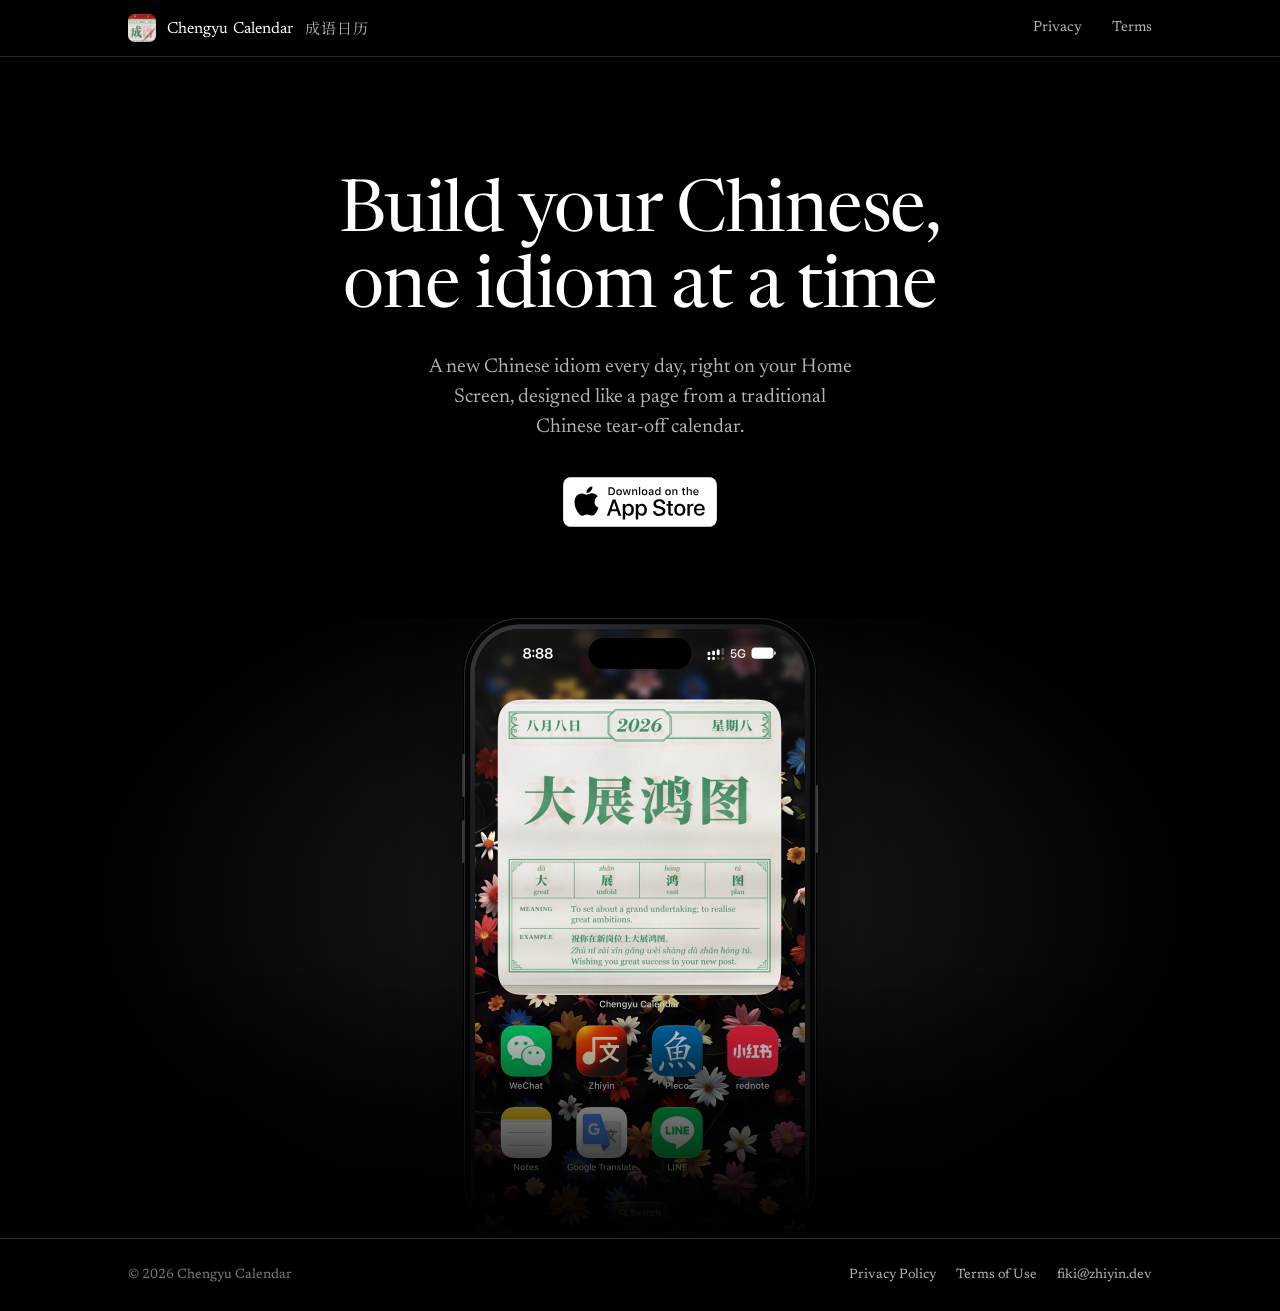
<file: index.html>
<!doctype html>
<html lang="en">
<head>
<meta charset="utf-8">
<meta name="viewport" content="width=device-width,initial-scale=1,viewport-fit=cover">
<title>Chengyu Calendar</title>
<meta name="description" content="Build your Chinese, one idiom at a time. A new Chinese idiom every day, right on your iPhone’s Home Screen.">
<meta name="theme-color" content="#000000">
<link rel="canonical" href="https://chengyucalendar.com/">
<meta property="og:type" content="website">
<meta property="og:site_name" content="Chengyu Calendar">
<meta property="og:title" content="Chengyu Calendar">
<meta property="og:description" content="Build your Chinese, one idiom at a time. A new Chinese idiom every day, right on your iPhone’s Home Screen.">
<meta property="og:url" content="https://chengyucalendar.com/">
<meta property="og:image" content="https://chengyucalendar.com/assets/og.png">
<meta property="og:image:width" content="1200">
<meta property="og:image:height" content="630">
<meta name="twitter:card" content="summary_large_image">
<meta name="apple-itunes-app" content="app-id=6813331921">
<link rel="icon" type="image/png" href="assets/icon-64.png">
<link rel="apple-touch-icon" href="assets/icon-180.png">
<link rel="preconnect" href="https://fonts.googleapis.com">
<link rel="preconnect" href="https://fonts.gstatic.com" crossorigin>
<link rel="stylesheet" href="https://fonts.googleapis.com/css2?family=Newsreader:opsz,wght@6..72,400;6..72,600&family=Noto+Serif+SC:wght@400&display=swap">
<link rel="stylesheet" href="assets/site.css">
</head>
<body>
<header class="nav">
  <div class="wrap">
    <a class="brand" href="./" aria-label="Chengyu Calendar, home">
      <img src="assets/icon-64.png" alt="" width="28" height="28">
      <span class="name">Chengyu Calendar</span><span class="han" lang="zh-Hans">成语日历</span>
    </a>
    <nav aria-label="Legal">
      <a href="privacy/">Privacy</a>
      <a href="terms/">Terms</a>
    </nav>
  </div>
</header>
<main class="hero">
  <div class="wrap">
    <h1>Build your Chinese, one idiom at a time</h1>
    <p class="sub">A new Chinese idiom every day, right on your Home Screen, designed like a page from a traditional Chinese tear-off calendar.</p>
    <a class="badge" href="https://apps.apple.com/app/id6813331921"><img src="assets/badge-white.svg" alt="Download on the App Store" width="156" height="52"></a>
  </div>
  <div class="stage">
    <div class="phone"><div class="screen island"><img src="assets/home.webp" alt="An iPhone Home Screen with the Chengyu Calendar widget showing today’s page: 大展鸿图, dà zhǎn hóng tú, to set about a grand undertaking" width="1320" height="2868" fetchpriority="high"></div></div>
  </div>
</main>
<footer>
  <div class="wrap">
    <span>© 2026 Chengyu Calendar</span>
    <span class="links"><a href="privacy/">Privacy Policy</a><a href="terms/">Terms of Use</a><a href="mailto:fiki@zhiyin.dev">fiki@zhiyin.dev</a></span>
  </div>
</footer>
</body>
</html>
</file>
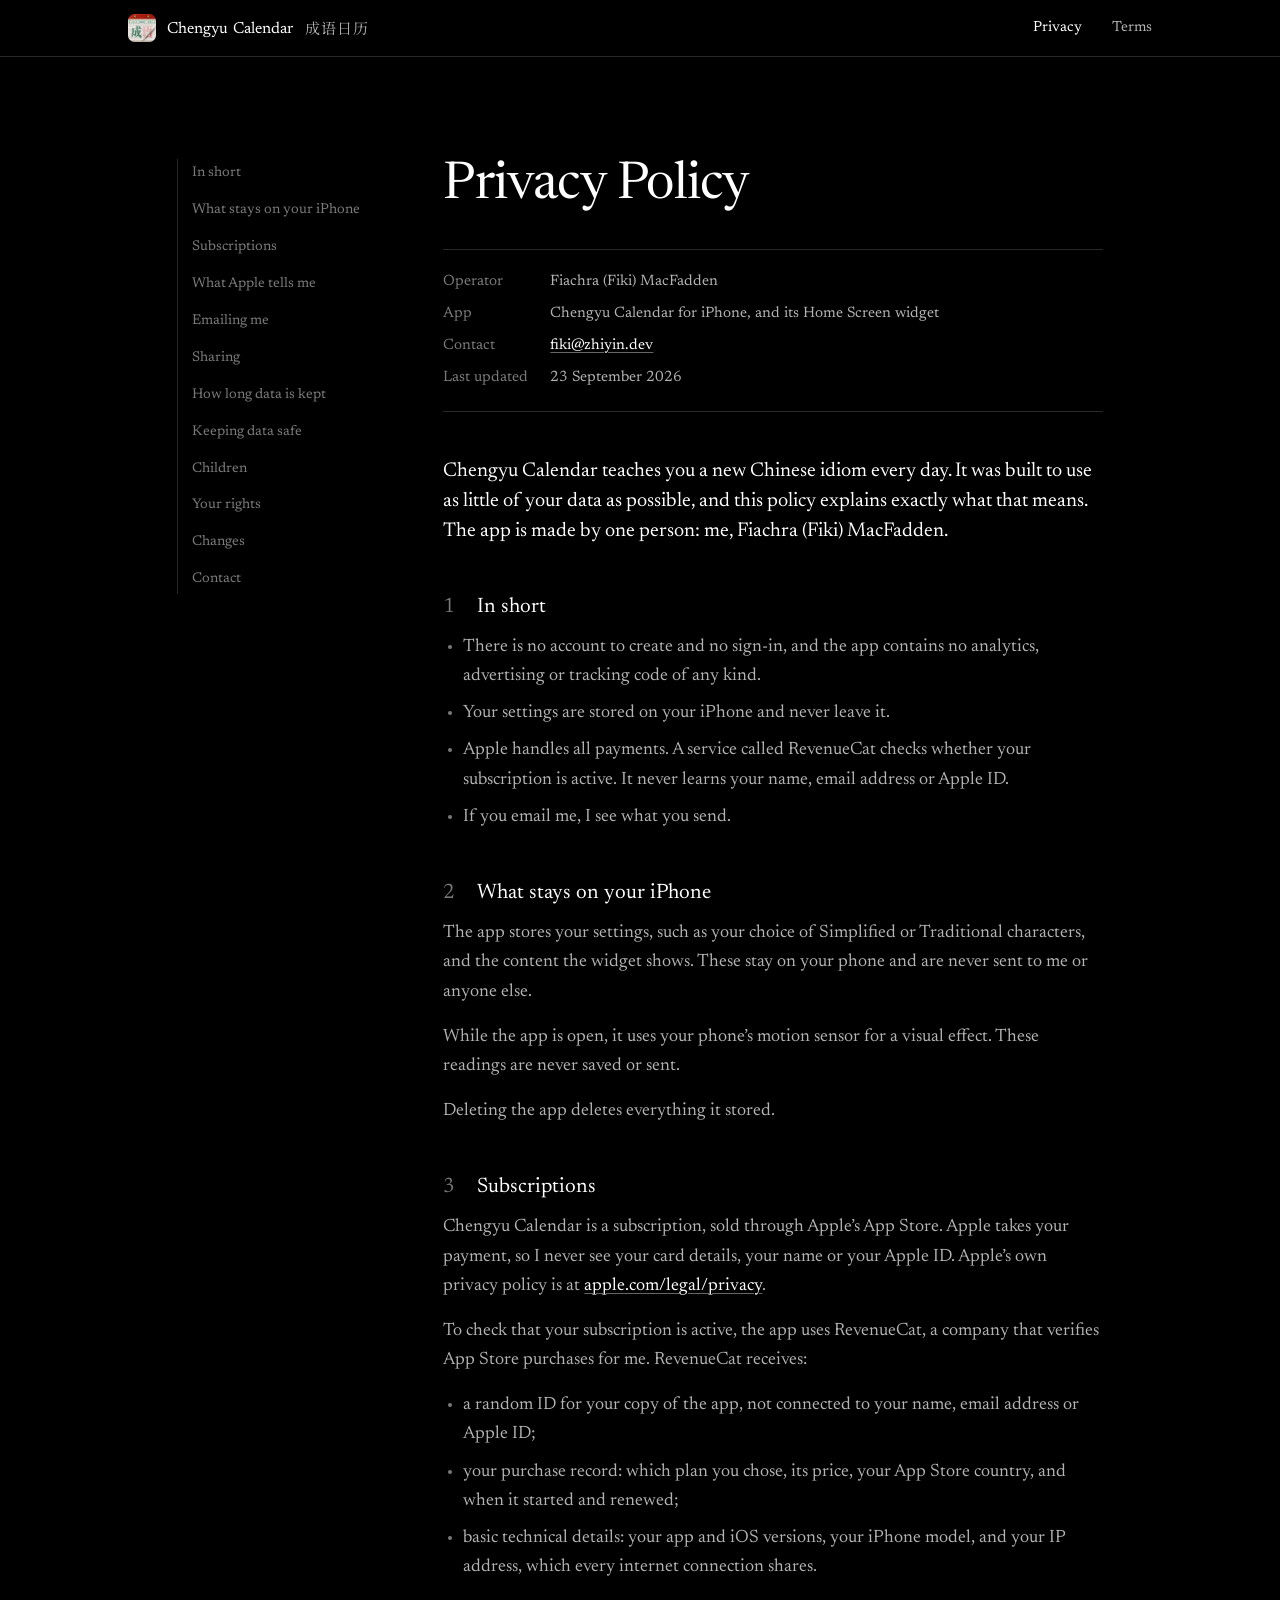
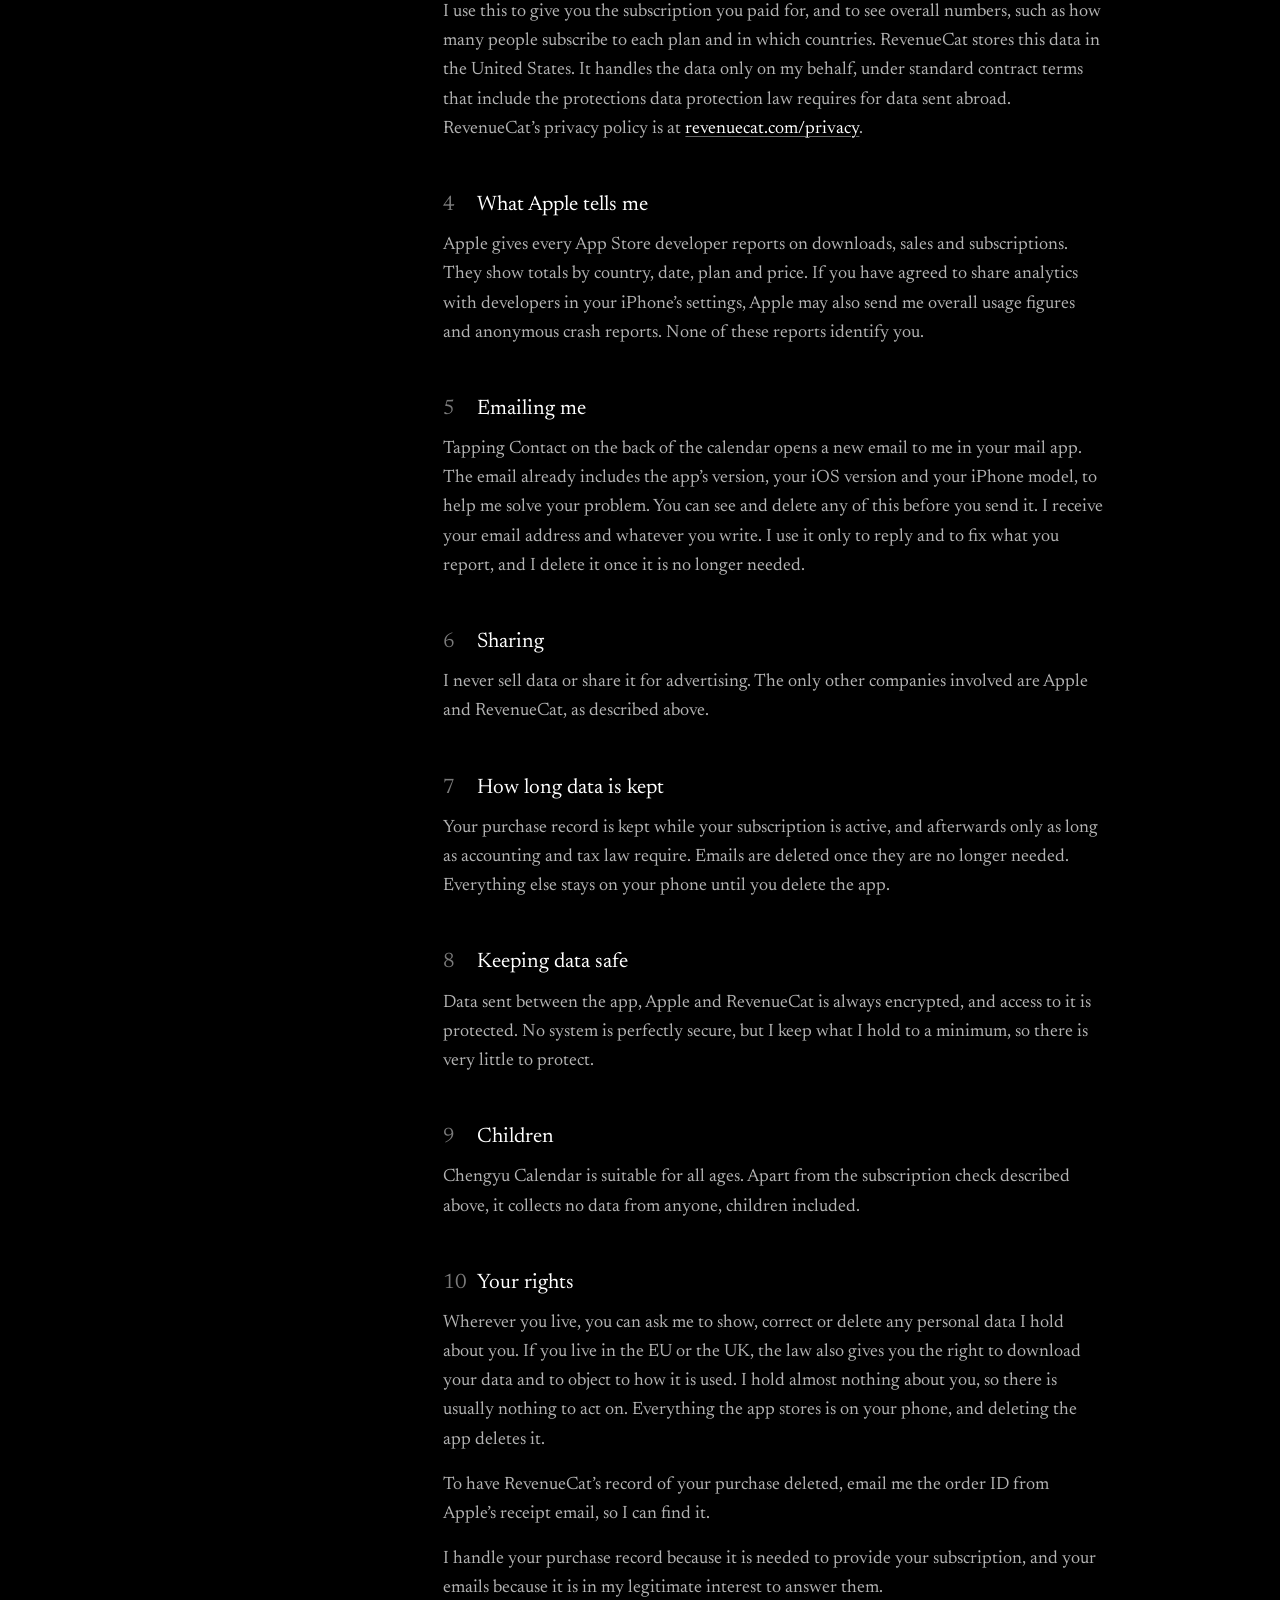
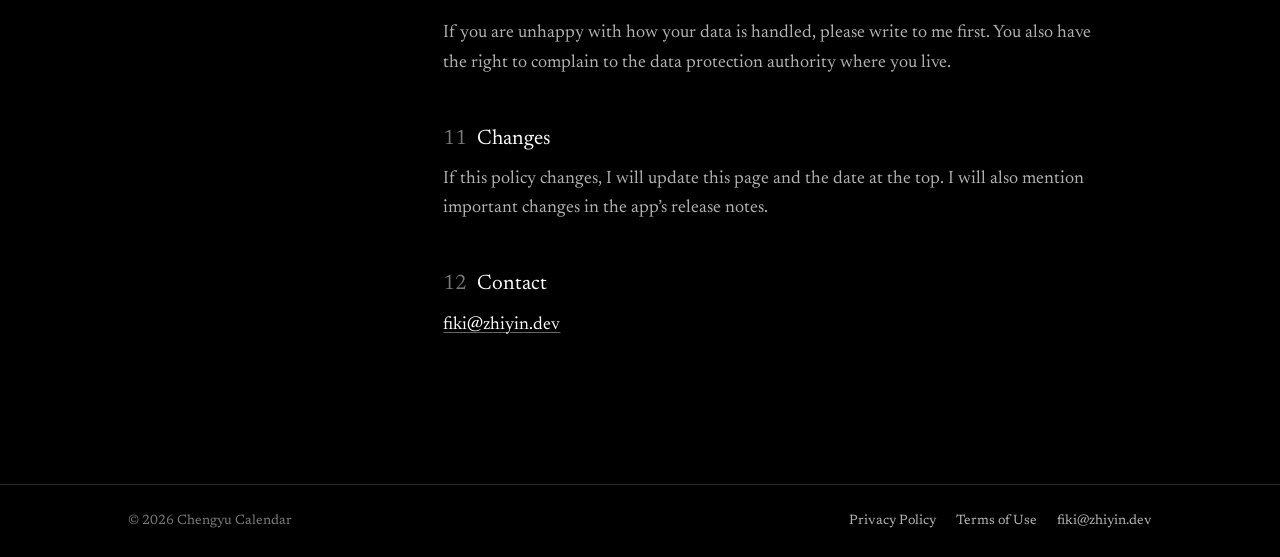
<file: privacy/index.html>
<!doctype html>
<html lang="en">
<head>
<meta charset="utf-8">
<meta name="viewport" content="width=device-width,initial-scale=1,viewport-fit=cover">
<title>Privacy Policy · Chengyu Calendar</title>
<meta name="description" content="How Chengyu Calendar handles your data: no account, no analytics, no ads, no tracking.">
<meta name="theme-color" content="#000000">
<link rel="canonical" href="https://chengyucalendar.com/privacy/">
<meta property="og:type" content="website">
<meta property="og:site_name" content="Chengyu Calendar">
<meta property="og:title" content="Privacy Policy · Chengyu Calendar">
<meta property="og:description" content="How Chengyu Calendar handles your data: no account, no analytics, no ads, no tracking.">
<meta property="og:url" content="https://chengyucalendar.com/privacy/">
<meta property="og:image" content="https://chengyucalendar.com/assets/og.png">
<meta property="og:image:width" content="1200">
<meta property="og:image:height" content="630">
<meta name="twitter:card" content="summary_large_image">
<meta name="apple-itunes-app" content="app-id=6813331921">
<link rel="icon" type="image/png" href="../assets/icon-64.png">
<link rel="apple-touch-icon" href="../assets/icon-180.png">
<link rel="preconnect" href="https://fonts.googleapis.com">
<link rel="preconnect" href="https://fonts.gstatic.com" crossorigin>
<link rel="stylesheet" href="https://fonts.googleapis.com/css2?family=Newsreader:opsz,wght@6..72,400;6..72,600&family=Noto+Serif+SC:wght@400&display=swap">
<link rel="stylesheet" href="../assets/site.css">
</head>
<body>
<header class="nav">
  <div class="wrap">
    <a class="brand" href="../" aria-label="Chengyu Calendar, home">
      <img src="../assets/icon-64.png" alt="" width="28" height="28">
      <span class="name">Chengyu Calendar</span><span class="han" lang="zh-Hans">成语日历</span>
    </a>
    <nav aria-label="Legal">
      <a href="../privacy/" aria-current="page">Privacy</a>
      <a href="../terms/">Terms</a>
    </nav>
  </div>
</header>
<main class="wrap legal">
  <aside>
    <ol aria-label="Sections"><li><a href="#s1">In short</a></li><li><a href="#s2">What stays on your iPhone</a></li><li><a href="#s3">Subscriptions</a></li><li><a href="#s4">What Apple tells me</a></li><li><a href="#s5">Emailing me</a></li><li><a href="#s6">Sharing</a></li><li><a href="#s7">How long data is kept</a></li><li><a href="#s8">Keeping data safe</a></li><li><a href="#s9">Children</a></li><li><a href="#s10">Your rights</a></li><li><a href="#s11">Changes</a></li><li><a href="#s12">Contact</a></li></ol>
  </aside>
  <article>
    <h1>Privacy Policy</h1>
<dl class="meta"><dt>Operator</dt><dd>Fiachra (Fiki) MacFadden</dd><dt>App</dt><dd>Chengyu Calendar for iPhone, and its Home Screen widget</dd><dt>Contact</dt><dd><a href="mailto:fiki@zhiyin.dev">fiki@zhiyin.dev</a></dd><dt>Last updated</dt><dd>23 September 2026</dd></dl>
<p>Chengyu Calendar teaches you a new Chinese idiom every day. It was built to use as little of your data as possible, and this policy explains exactly what that means. The app is made by one person: me, Fiachra (Fiki) MacFadden.</p>
<h2 id="s1"><span class="n">1</span>In short</h2>
<ul>
<li>There is no account to create and no sign-in, and the app contains no analytics, advertising or tracking code of any kind.</li>
<li>Your settings are stored on your iPhone and never leave it.</li>
<li>Apple handles all payments. A service called RevenueCat checks whether your subscription is active. It never learns your name, email address or Apple ID.</li>
<li>If you email me, I see what you send.</li>
</ul>
<h2 id="s2"><span class="n">2</span>What stays on your iPhone</h2>
<p>The app stores your settings, such as your choice of Simplified or Traditional characters, and the content the widget shows. These stay on your phone and are never sent to me or anyone else.</p>
<p>While the app is open, it uses your phone’s motion sensor for a visual effect. These readings are never saved or sent.</p>
<p>Deleting the app deletes everything it stored.</p>
<h2 id="s3"><span class="n">3</span>Subscriptions</h2>
<p>Chengyu Calendar is a subscription, sold through Apple’s App Store. Apple takes your payment, so I never see your card details, your name or your Apple ID. Apple’s own privacy policy is at <a href="https://apple.com/legal/privacy">apple.com/legal/privacy</a>.</p>
<p>To check that your subscription is active, the app uses RevenueCat, a company that verifies App Store purchases for me. RevenueCat receives:</p>
<ul>
<li>a random ID for your copy of the app, not connected to your name, email address or Apple ID;</li>
<li>your purchase record: which plan you chose, its price, your App Store country, and when it started and renewed;</li>
<li>basic technical details: your app and iOS versions, your iPhone model, and your IP address, which every internet connection shares.</li>
</ul>
<p>I use this to give you the subscription you paid for, and to see overall numbers, such as how many people subscribe to each plan and in which countries. RevenueCat stores this data in the United States. It handles the data only on my behalf, under standard contract terms that include the protections data protection law requires for data sent abroad. RevenueCat’s privacy policy is at <a href="https://revenuecat.com/privacy">revenuecat.com/privacy</a>.</p>
<h2 id="s4"><span class="n">4</span>What Apple tells me</h2>
<p>Apple gives every App Store developer reports on downloads, sales and subscriptions. They show totals by country, date, plan and price. If you have agreed to share analytics with developers in your iPhone’s settings, Apple may also send me overall usage figures and anonymous crash reports. None of these reports identify you.</p>
<h2 id="s5"><span class="n">5</span>Emailing me</h2>
<p>Tapping Contact on the back of the calendar opens a new email to me in your mail app. The email already includes the app’s version, your iOS version and your iPhone model, to help me solve your problem. You can see and delete any of this before you send it. I receive your email address and whatever you write. I use it only to reply and to fix what you report, and I delete it once it is no longer needed.</p>
<h2 id="s6"><span class="n">6</span>Sharing</h2>
<p>I never sell data or share it for advertising. The only other companies involved are Apple and RevenueCat, as described above.</p>
<h2 id="s7"><span class="n">7</span>How long data is kept</h2>
<p>Your purchase record is kept while your subscription is active, and afterwards only as long as accounting and tax law require. Emails are deleted once they are no longer needed. Everything else stays on your phone until you delete the app.</p>
<h2 id="s8"><span class="n">8</span>Keeping data safe</h2>
<p>Data sent between the app, Apple and RevenueCat is always encrypted, and access to it is protected. No system is perfectly secure, but I keep what I hold to a minimum, so there is very little to protect.</p>
<h2 id="s9"><span class="n">9</span>Children</h2>
<p>Chengyu Calendar is suitable for all ages. Apart from the subscription check described above, it collects no data from anyone, children included.</p>
<h2 id="s10"><span class="n">10</span>Your rights</h2>
<p>Wherever you live, you can ask me to show, correct or delete any personal data I hold about you. If you live in the EU or the UK, the law also gives you the right to download your data and to object to how it is used. I hold almost nothing about you, so there is usually nothing to act on. Everything the app stores is on your phone, and deleting the app deletes it.</p>
<p>To have RevenueCat’s record of your purchase deleted, email me the order ID from Apple’s receipt email, so I can find it.</p>
<p>I handle your purchase record because it is needed to provide your subscription, and your emails because it is in my legitimate interest to answer them.</p>
<p>If you are unhappy with how your data is handled, please write to me first. You also have the right to complain to the data protection authority where you live.</p>
<h2 id="s11"><span class="n">11</span>Changes</h2>
<p>If this policy changes, I will update this page and the date at the top. I will also mention important changes in the app’s release notes.</p>
<h2 id="s12"><span class="n">12</span>Contact</h2>
<p><a href="mailto:fiki@zhiyin.dev">fiki@zhiyin.dev</a></p>
  </article>
</main>
<footer>
  <div class="wrap">
    <span>© 2026 Chengyu Calendar</span>
    <span class="links"><a href="../privacy/">Privacy Policy</a><a href="../terms/">Terms of Use</a><a href="mailto:fiki@zhiyin.dev">fiki@zhiyin.dev</a></span>
  </div>
</footer>
</body>
</html>
</file>
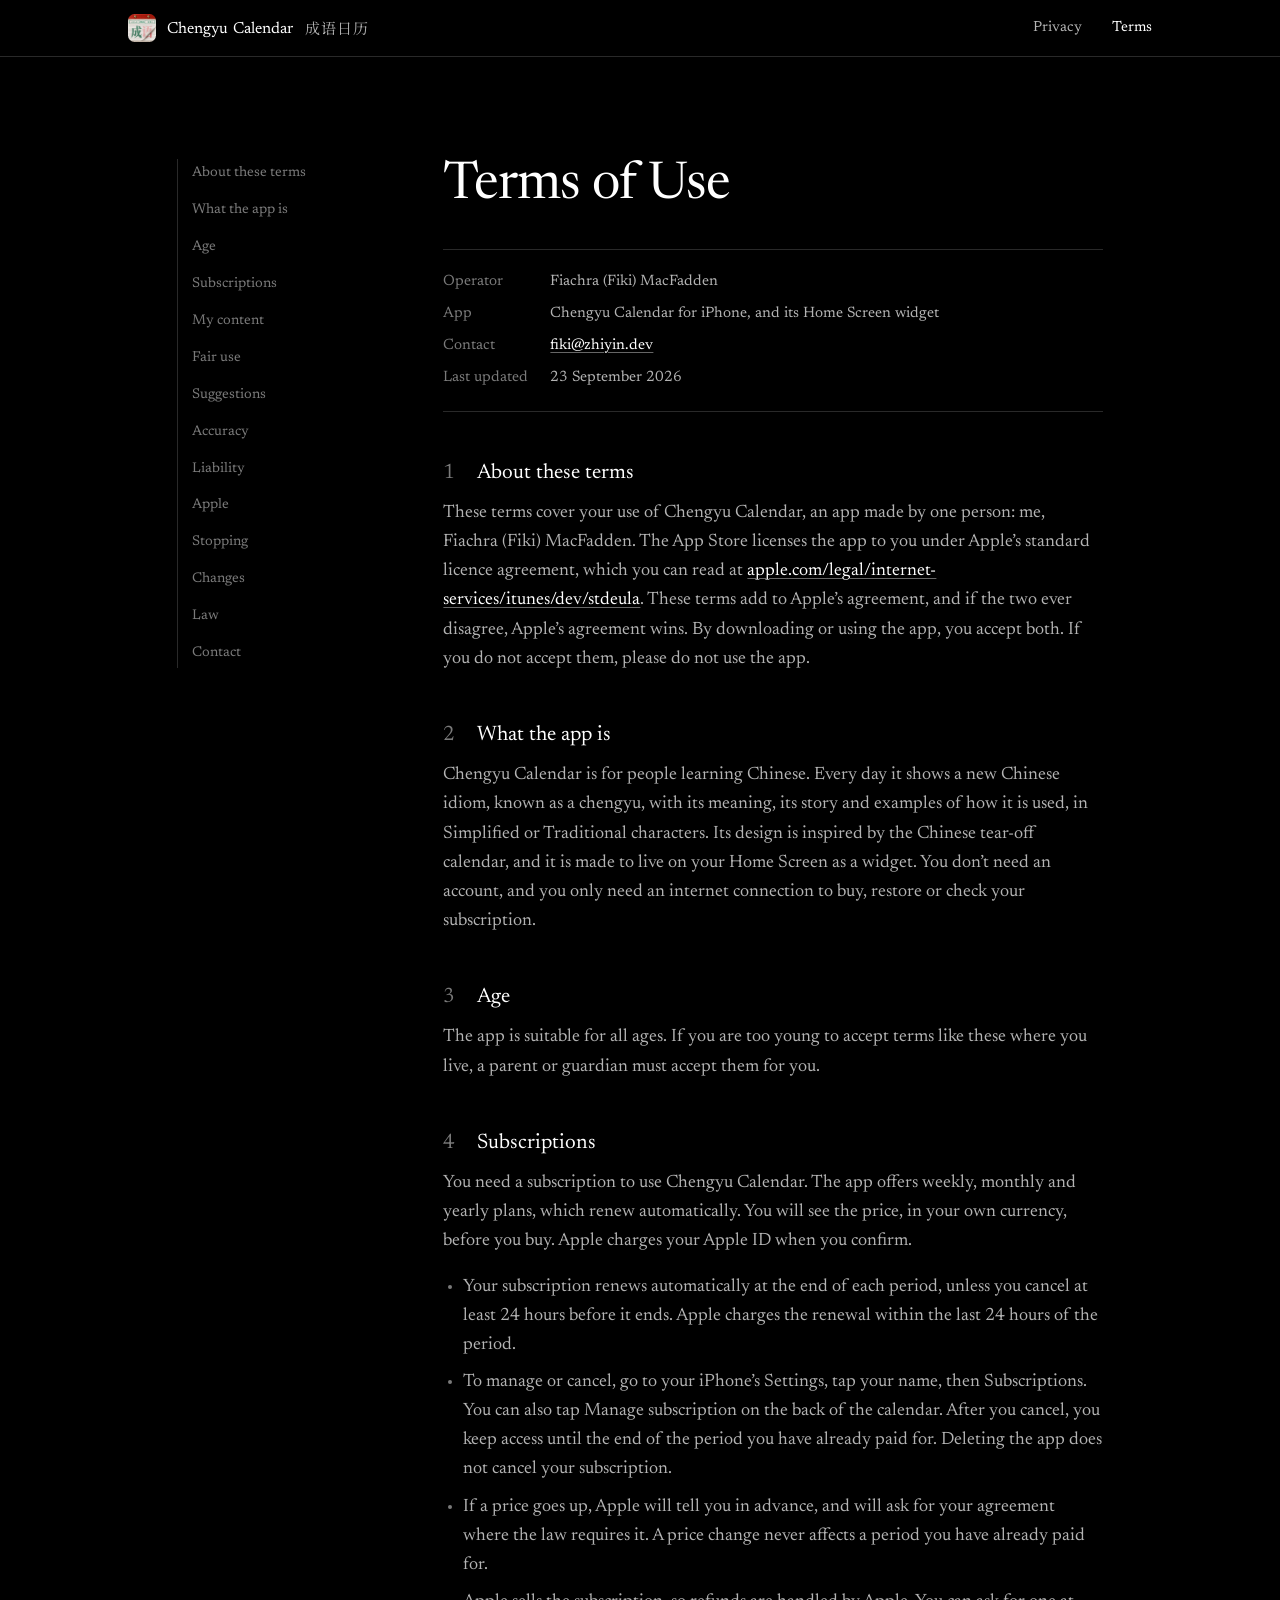
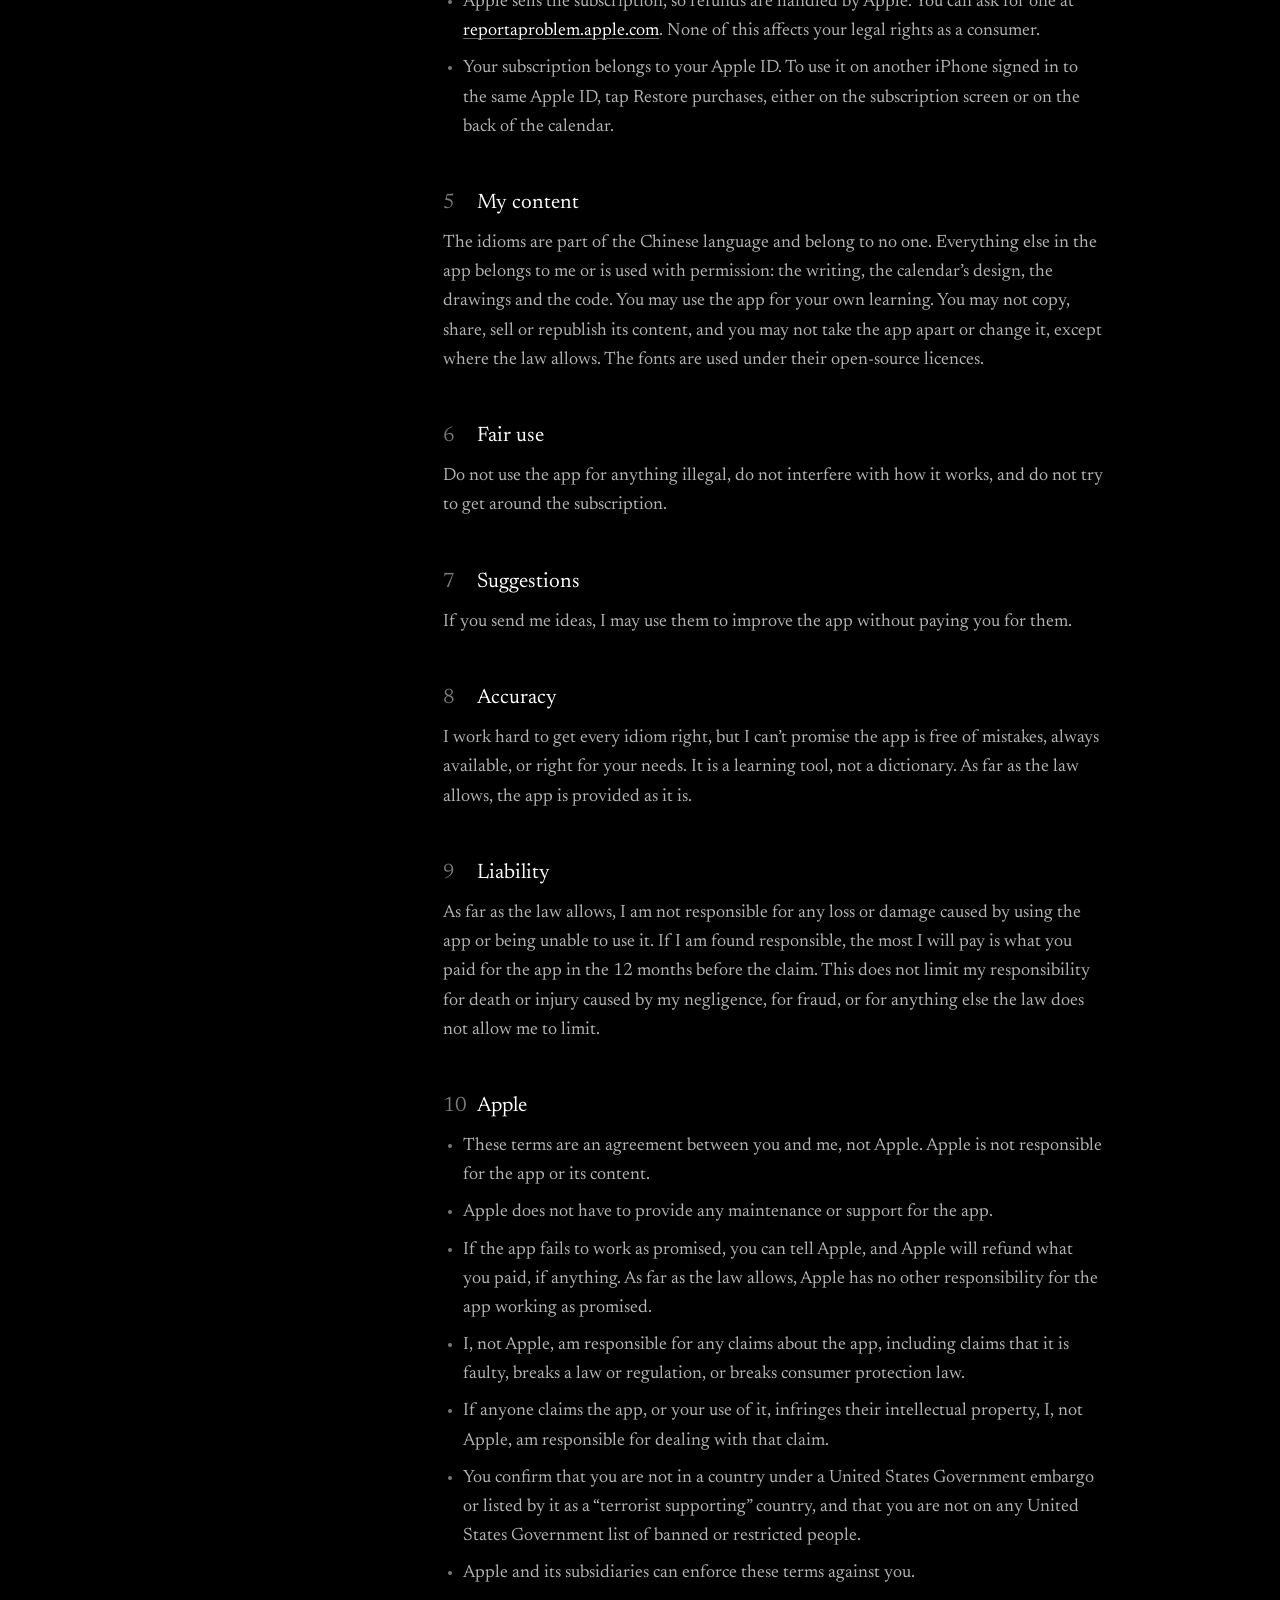
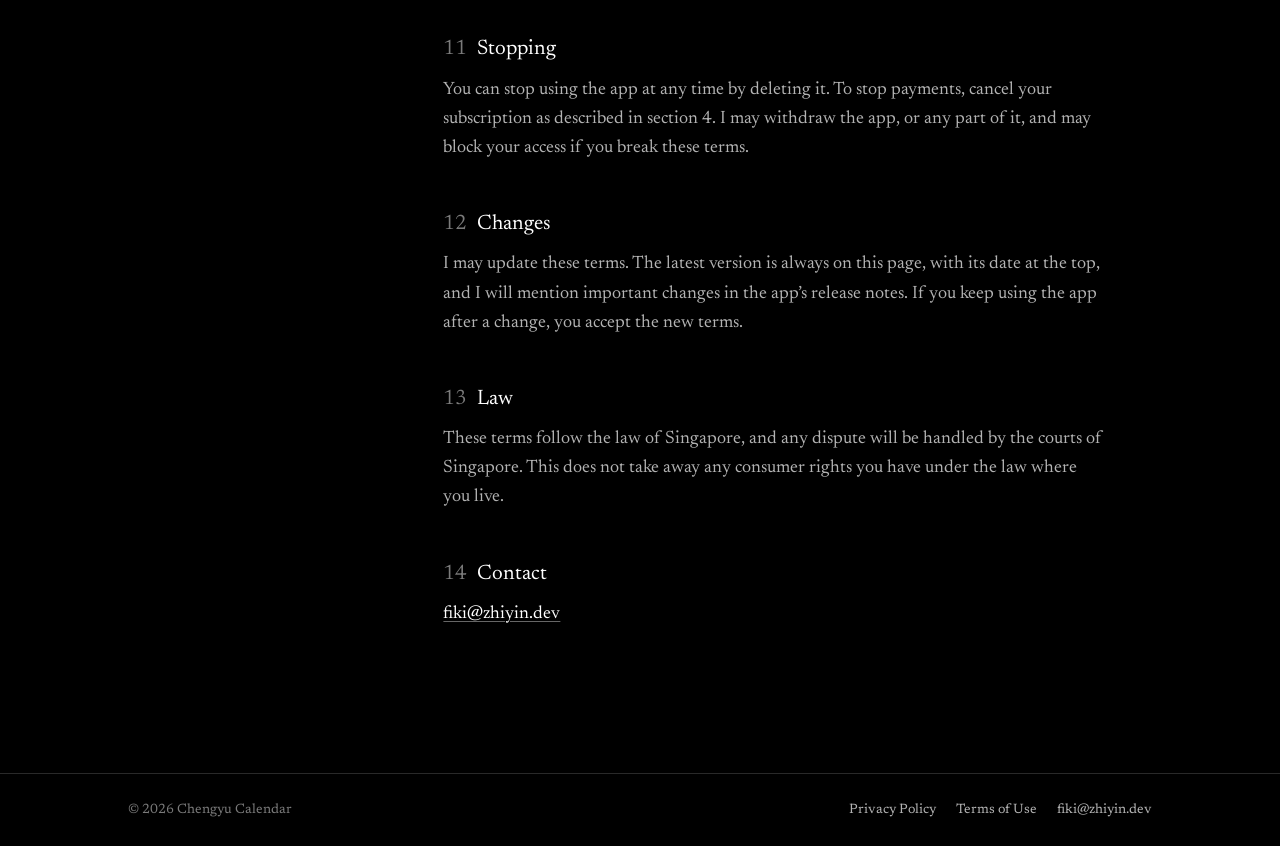
<file: terms/index.html>
<!doctype html>
<html lang="en">
<head>
<meta charset="utf-8">
<meta name="viewport" content="width=device-width,initial-scale=1,viewport-fit=cover">
<title>Terms of Use · Chengyu Calendar</title>
<meta name="description" content="The terms of use for Chengyu Calendar for iPhone, including its subscriptions.">
<meta name="theme-color" content="#000000">
<link rel="canonical" href="https://chengyucalendar.com/terms/">
<meta property="og:type" content="website">
<meta property="og:site_name" content="Chengyu Calendar">
<meta property="og:title" content="Terms of Use · Chengyu Calendar">
<meta property="og:description" content="The terms of use for Chengyu Calendar for iPhone, including its subscriptions.">
<meta property="og:url" content="https://chengyucalendar.com/terms/">
<meta property="og:image" content="https://chengyucalendar.com/assets/og.png">
<meta property="og:image:width" content="1200">
<meta property="og:image:height" content="630">
<meta name="twitter:card" content="summary_large_image">
<meta name="apple-itunes-app" content="app-id=6813331921">
<link rel="icon" type="image/png" href="../assets/icon-64.png">
<link rel="apple-touch-icon" href="../assets/icon-180.png">
<link rel="preconnect" href="https://fonts.googleapis.com">
<link rel="preconnect" href="https://fonts.gstatic.com" crossorigin>
<link rel="stylesheet" href="https://fonts.googleapis.com/css2?family=Newsreader:opsz,wght@6..72,400;6..72,600&family=Noto+Serif+SC:wght@400&display=swap">
<link rel="stylesheet" href="../assets/site.css">
</head>
<body>
<header class="nav">
  <div class="wrap">
    <a class="brand" href="../" aria-label="Chengyu Calendar, home">
      <img src="../assets/icon-64.png" alt="" width="28" height="28">
      <span class="name">Chengyu Calendar</span><span class="han" lang="zh-Hans">成语日历</span>
    </a>
    <nav aria-label="Legal">
      <a href="../privacy/">Privacy</a>
      <a href="../terms/" aria-current="page">Terms</a>
    </nav>
  </div>
</header>
<main class="wrap legal">
  <aside>
    <ol aria-label="Sections"><li><a href="#s1">About these terms</a></li><li><a href="#s2">What the app is</a></li><li><a href="#s3">Age</a></li><li><a href="#s4">Subscriptions</a></li><li><a href="#s5">My content</a></li><li><a href="#s6">Fair use</a></li><li><a href="#s7">Suggestions</a></li><li><a href="#s8">Accuracy</a></li><li><a href="#s9">Liability</a></li><li><a href="#s10">Apple</a></li><li><a href="#s11">Stopping</a></li><li><a href="#s12">Changes</a></li><li><a href="#s13">Law</a></li><li><a href="#s14">Contact</a></li></ol>
  </aside>
  <article>
    <h1>Terms of Use</h1>
<dl class="meta"><dt>Operator</dt><dd>Fiachra (Fiki) MacFadden</dd><dt>App</dt><dd>Chengyu Calendar for iPhone, and its Home Screen widget</dd><dt>Contact</dt><dd><a href="mailto:fiki@zhiyin.dev">fiki@zhiyin.dev</a></dd><dt>Last updated</dt><dd>23 September 2026</dd></dl>
<h2 id="s1"><span class="n">1</span>About these terms</h2>
<p>These terms cover your use of Chengyu Calendar, an app made by one person: me, Fiachra (Fiki) MacFadden. The App Store licenses the app to you under Apple’s standard licence agreement, which you can read at <a href="https://apple.com/legal/internet-services/itunes/dev/stdeula">apple.com/legal/internet-services/itunes/dev/stdeula</a>. These terms add to Apple’s agreement, and if the two ever disagree, Apple’s agreement wins. By downloading or using the app, you accept both. If you do not accept them, please do not use the app.</p>
<h2 id="s2"><span class="n">2</span>What the app is</h2>
<p>Chengyu Calendar is for people learning Chinese. Every day it shows a new Chinese idiom, known as a chengyu, with its meaning, its story and examples of how it is used, in Simplified or Traditional characters. Its design is inspired by the Chinese tear-off calendar, and it is made to live on your Home Screen as a widget. You don’t need an account, and you only need an internet connection to buy, restore or check your subscription.</p>
<h2 id="s3"><span class="n">3</span>Age</h2>
<p>The app is suitable for all ages. If you are too young to accept terms like these where you live, a parent or guardian must accept them for you.</p>
<h2 id="s4"><span class="n">4</span>Subscriptions</h2>
<p>You need a subscription to use Chengyu Calendar. The app offers weekly, monthly and yearly plans, which renew automatically. You will see the price, in your own currency, before you buy. Apple charges your Apple ID when you confirm.</p>
<ul>
<li>Your subscription renews automatically at the end of each period, unless you cancel at least 24 hours before it ends. Apple charges the renewal within the last 24 hours of the period.</li>
<li>To manage or cancel, go to your iPhone’s Settings, tap your name, then Subscriptions. You can also tap Manage subscription on the back of the calendar. After you cancel, you keep access until the end of the period you have already paid for. Deleting the app does not cancel your subscription.</li>
<li>If a price goes up, Apple will tell you in advance, and will ask for your agreement where the law requires it. A price change never affects a period you have already paid for.</li>
<li>Apple sells the subscription, so refunds are handled by Apple. You can ask for one at <a href="https://reportaproblem.apple.com">reportaproblem.apple.com</a>. None of this affects your legal rights as a consumer.</li>
<li>Your subscription belongs to your Apple ID. To use it on another iPhone signed in to the same Apple ID, tap Restore purchases, either on the subscription screen or on the back of the calendar.</li>
</ul>
<h2 id="s5"><span class="n">5</span>My content</h2>
<p>The idioms are part of the Chinese language and belong to no one. Everything else in the app belongs to me or is used with permission: the writing, the calendar’s design, the drawings and the code. You may use the app for your own learning. You may not copy, share, sell or republish its content, and you may not take the app apart or change it, except where the law allows. The fonts are used under their open-source licences.</p>
<h2 id="s6"><span class="n">6</span>Fair use</h2>
<p>Do not use the app for anything illegal, do not interfere with how it works, and do not try to get around the subscription.</p>
<h2 id="s7"><span class="n">7</span>Suggestions</h2>
<p>If you send me ideas, I may use them to improve the app without paying you for them.</p>
<h2 id="s8"><span class="n">8</span>Accuracy</h2>
<p>I work hard to get every idiom right, but I can’t promise the app is free of mistakes, always available, or right for your needs. It is a learning tool, not a dictionary. As far as the law allows, the app is provided as it is.</p>
<h2 id="s9"><span class="n">9</span>Liability</h2>
<p>As far as the law allows, I am not responsible for any loss or damage caused by using the app or being unable to use it. If I am found responsible, the most I will pay is what you paid for the app in the 12 months before the claim. This does not limit my responsibility for death or injury caused by my negligence, for fraud, or for anything else the law does not allow me to limit.</p>
<h2 id="s10"><span class="n">10</span>Apple</h2>
<ul>
<li>These terms are an agreement between you and me, not Apple. Apple is not responsible for the app or its content.</li>
<li>Apple does not have to provide any maintenance or support for the app.</li>
<li>If the app fails to work as promised, you can tell Apple, and Apple will refund what you paid, if anything. As far as the law allows, Apple has no other responsibility for the app working as promised.</li>
<li>I, not Apple, am responsible for any claims about the app, including claims that it is faulty, breaks a law or regulation, or breaks consumer protection law.</li>
<li>If anyone claims the app, or your use of it, infringes their intellectual property, I, not Apple, am responsible for dealing with that claim.</li>
<li>You confirm that you are not in a country under a United States Government embargo or listed by it as a “terrorist supporting” country, and that you are not on any United States Government list of banned or restricted people.</li>
<li>Apple and its subsidiaries can enforce these terms against you.</li>
</ul>
<h2 id="s11"><span class="n">11</span>Stopping</h2>
<p>You can stop using the app at any time by deleting it. To stop payments, cancel your subscription as described in section 4. I may withdraw the app, or any part of it, and may block your access if you break these terms.</p>
<h2 id="s12"><span class="n">12</span>Changes</h2>
<p>I may update these terms. The latest version is always on this page, with its date at the top, and I will mention important changes in the app’s release notes. If you keep using the app after a change, you accept the new terms.</p>
<h2 id="s13"><span class="n">13</span>Law</h2>
<p>These terms follow the law of Singapore, and any dispute will be handled by the courts of Singapore. This does not take away any consumer rights you have under the law where you live.</p>
<h2 id="s14"><span class="n">14</span>Contact</h2>
<p><a href="mailto:fiki@zhiyin.dev">fiki@zhiyin.dev</a></p>
  </article>
</main>
<footer>
  <div class="wrap">
    <span>© 2026 Chengyu Calendar</span>
    <span class="links"><a href="../privacy/">Privacy Policy</a><a href="../terms/">Terms of Use</a><a href="mailto:fiki@zhiyin.dev">fiki@zhiyin.dev</a></span>
  </div>
</footer>
</body>
</html>
</file>
<file: assets/site.css>
/* Chengyu Calendar: the onboarding on the web. Black, Apple's New York, white words, the page lit. */
:root{
  color-scheme:dark;
  --ground:#000;
  --white:#fff;
  --dim:rgba(255,255,255,.7);
  --faint:rgba(255,255,255,.48);
  --hair:rgba(255,255,255,.16);
  --serif:ui-serif,"New York","Newsreader",Georgia,"Times New Roman",serif;
  --han:"Noto Serif SC","Songti SC","STSong",serif;
  --gutter:clamp(16px,4vw,48px);
}
*{box-sizing:border-box}
html{background:var(--ground);-webkit-text-size-adjust:100%}
body{margin:0;min-height:100svh;display:flex;flex-direction:column;background:var(--ground);color:var(--white);
  font-family:var(--serif);font-size:17px;line-height:1.5;-webkit-font-smoothing:antialiased;text-rendering:optimizeLegibility}
main{flex:1}
img{max-width:100%;display:block}
a{color:inherit}
:focus-visible{outline:1.5px solid #fff;outline-offset:4px;border-radius:4px}
.wrap{max-width:1120px;margin:0 auto;padding-inline:var(--gutter)}
.han{font-family:var(--han)}

/* the header: the icon, the name, 成语日历, and two words on the right.
   Each word's box is trimmed to its letters (cap height to baseline), so centring the row centres
   the icon on the letters themselves, not on the fonts' line boxes, which differ between the Latin
   serif and the Chinese one (that difference set the English visibly higher than the Chinese). */
.nav{position:sticky;top:0;z-index:20;background:rgba(0,0,0,.74);-webkit-backdrop-filter:saturate(1.4) blur(18px);backdrop-filter:saturate(1.4) blur(18px);
  border-bottom:1px solid var(--hair);padding-top:env(safe-area-inset-top,0px)}
.nav .wrap{display:flex;align-items:center;justify-content:space-between;height:56px;gap:16px}
.brand{display:flex;align-items:center;gap:11px;text-decoration:none;white-space:nowrap}
.brand img{width:28px;height:28px;border-radius:6.5px;flex:none}
.brand .name{font-size:16px;line-height:1;letter-spacing:.005em}
.brand .han{font-size:15px;line-height:1;color:var(--dim);letter-spacing:.06em;margin-left:1px}
.nav nav{display:flex;align-items:center;gap:clamp(18px,3vw,30px);font-size:14.5px;line-height:1}
.nav nav a{text-decoration:none;color:var(--dim);transition:color .2s}
.nav nav a:hover,.nav nav a[aria-current]{color:#fff}
.brand .name,.brand .han,.nav nav a{text-box:trim-both cap alphabetic}
/* where the trim is not supported, the same result by hand: New York's and Newsreader's letters sit
   high in their line box, Noto Serif SC's ideographs low */
@supports not (text-box:trim-both cap alphabetic){
  .brand .name{position:relative;top:.06em}
  .brand .han{position:relative;top:-.02em}
}

/* the iPhone 17 Pro, drawn round the capture: the screen's width sets everything */
.phone{--sw:320px;--b:calc(var(--sw)*.034);position:relative;width:calc(var(--sw) + 2*var(--b));padding:var(--b);
  border-radius:calc(var(--sw)*.137 + var(--b));
  background:linear-gradient(145deg,#3b3c40 0%,#1c1d20 22%,#111214 60%,#2a2b2f 100%);
  box-shadow:inset 0 0 0 1px rgba(255,255,255,.14),inset 0 0 0 calc(var(--b)*.55) #050506,0 0 0 1px #000,0 40px 80px -20px rgba(0,0,0,.9);flex:none}
.phone::before,.phone::after{content:"";position:absolute;width:3px;border-radius:2px;background:linear-gradient(90deg,#2c2d31,#46474c)}
.phone::before{left:-2px;top:22%;height:7%;box-shadow:0 calc(var(--sw)*.2) 0 0 #36373b}
.phone::after{right:-2px;top:27%;height:11%}
.screen{position:relative;border-radius:calc(var(--sw)*.137);overflow:hidden;aspect-ratio:1206/2622;background:#0c0c0c;isolation:isolate}
.screen img{position:absolute;inset:0;width:100%;height:100%;object-fit:cover}
/* the Dynamic Island, for a screenshot made without one */
.screen.island::before{content:"";position:absolute;z-index:2;left:50%;top:calc(var(--sw)*.028);width:calc(var(--sw)*.313);height:calc(var(--sw)*.092);
  transform:translateX(-50%);border-radius:999px;background:#000}
.screen::after{content:"";position:absolute;inset:0;border-radius:inherit;pointer-events:none;
  background:linear-gradient(160deg,rgba(255,255,255,.07),rgba(255,255,255,0) 38%)}

/* the landing: the welcome comes out of the dark, then the page */
.hero{padding-top:clamp(64px,10vw,120px);text-align:center;overflow:hidden}
.hero h1{font-weight:400;font-size:clamp(38px,6.2vw,72px);line-height:1.05;letter-spacing:-.018em;margin:0 auto;max-width:14ch;text-wrap:balance}
.hero .sub{color:var(--dim);font-size:clamp(17px,1.8vw,20px);line-height:1.5;max-width:40ch;margin:24px auto 0;text-wrap:pretty}
.badge{display:inline-block;line-height:0;border-radius:9px;margin-top:34px}
.badge img{height:52px;width:auto}
.stage{margin:clamp(52px,7vw,80px) auto 0;display:flex;justify-content:center;position:relative;
  height:clamp(400px,56vw,620px);-webkit-mask-image:linear-gradient(#000 55%,transparent 100%);mask-image:linear-gradient(#000 55%,transparent 100%)}
.stage::before{content:"";position:absolute;left:50%;top:-10%;width:130%;max-width:1100px;aspect-ratio:1.6;transform:translateX(-50%);
  background:radial-gradient(closest-side,rgba(255,244,225,.13),rgba(255,244,225,0));pointer-events:none}
.stage .phone{--sw:clamp(250px,26vw,330px)}
@media (prefers-reduced-motion:no-preference){
  .hero h1{animation:welcome 1.6s cubic-bezier(.2,.7,.2,1) both}
  .hero .sub{animation:rise 1.1s .9s ease-out both}
  .hero .badge{animation:rise 1.1s 1.15s ease-out both}
  .stage{animation:rise 1.6s 1.35s cubic-bezier(.2,.7,.2,1) both}
}
@keyframes welcome{from{opacity:0;filter:blur(18px);transform:scale(.9)}60%{opacity:1}to{opacity:1;filter:blur(0);transform:none}}
@keyframes rise{from{opacity:0;transform:translateY(18px)}to{opacity:1;transform:none}}

/* the legal pages: the contents beside, the text at a reading measure */
.legal{display:grid;grid-template-columns:190px minmax(0,66ch);gap:clamp(32px,6vw,96px);justify-content:center;
  padding-block:clamp(56px,8vw,104px) clamp(72px,10vw,128px)}
.legal aside{position:sticky;top:96px;align-self:start;font-size:14px}
.legal aside ol{list-style:none;margin:0;padding:0;border-left:1px solid var(--hair)}
.legal aside li a{display:block;padding:5px 0 5px 14px;color:var(--faint);text-decoration:none;line-height:1.35}
.legal aside li a:hover{color:#fff}
.legal h1{font-weight:400;color:#fff;font-size:clamp(34px,4.6vw,52px);line-height:1.06;letter-spacing:-.015em;margin:0 0 34px}
.legal .meta{display:grid;grid-template-columns:max-content 1fr;gap:8px 22px;margin:0 0 44px;padding:20px 0;
  border-top:1px solid var(--hair);border-bottom:1px solid var(--hair);font-size:15px}
.legal .meta dt{color:var(--faint)}
.legal .meta dd{margin:0;color:var(--dim)}
.legal article{font-size:18px;line-height:1.62;color:var(--dim)}
.legal .meta+p{color:#fff;font-size:20px;line-height:1.5}
.legal h2{font-weight:400;color:#fff;font-size:21px;line-height:1.3;margin:48px 0 12px;scroll-margin-top:88px}
.legal h2 .n{display:inline-block;min-width:1.6em;color:var(--faint);font-variant-numeric:tabular-nums}
.legal p{margin:0 0 16px}
.legal ul{margin:0 0 16px;padding-left:1.1em}
.legal li{margin-bottom:8px}
.legal li::marker{color:var(--faint)}
.legal strong{color:#fff;font-weight:600}
.legal article a{color:#fff;text-underline-offset:3px;text-decoration-thickness:1px;text-decoration-color:rgba(255,255,255,.4);overflow-wrap:anywhere}

footer{border-top:1px solid var(--hair);padding-block:26px calc(26px + env(safe-area-inset-bottom,0px));font-size:13.5px;color:var(--faint)}
footer .wrap{display:flex;justify-content:space-between;align-items:center;gap:12px 24px;flex-wrap:wrap}
footer .links{display:flex;flex-wrap:wrap;gap:8px 20px}
footer a{text-decoration:none;color:var(--dim)}
footer a:hover{color:#fff}

@media (max-width:880px){
  .legal{grid-template-columns:minmax(0,1fr)}
  .legal aside{display:none}
}
/* a phone: the same row, a little smaller, so the name and the links keep their distance */
@media (max-width:440px){
  .brand{gap:8px}
  .brand img{width:26px;height:26px;border-radius:6px}
  .brand .name{font-size:15px}
  .brand .han{font-size:13.5px;letter-spacing:.04em}
  .nav nav{gap:16px;font-size:14px}
}
@media (max-width:350px){
  .brand .han{display:none}
}
@media (max-width:520px){
  .legal .meta{grid-template-columns:1fr;gap:2px}
  .legal .meta dd{margin-bottom:10px}
}
</file>
